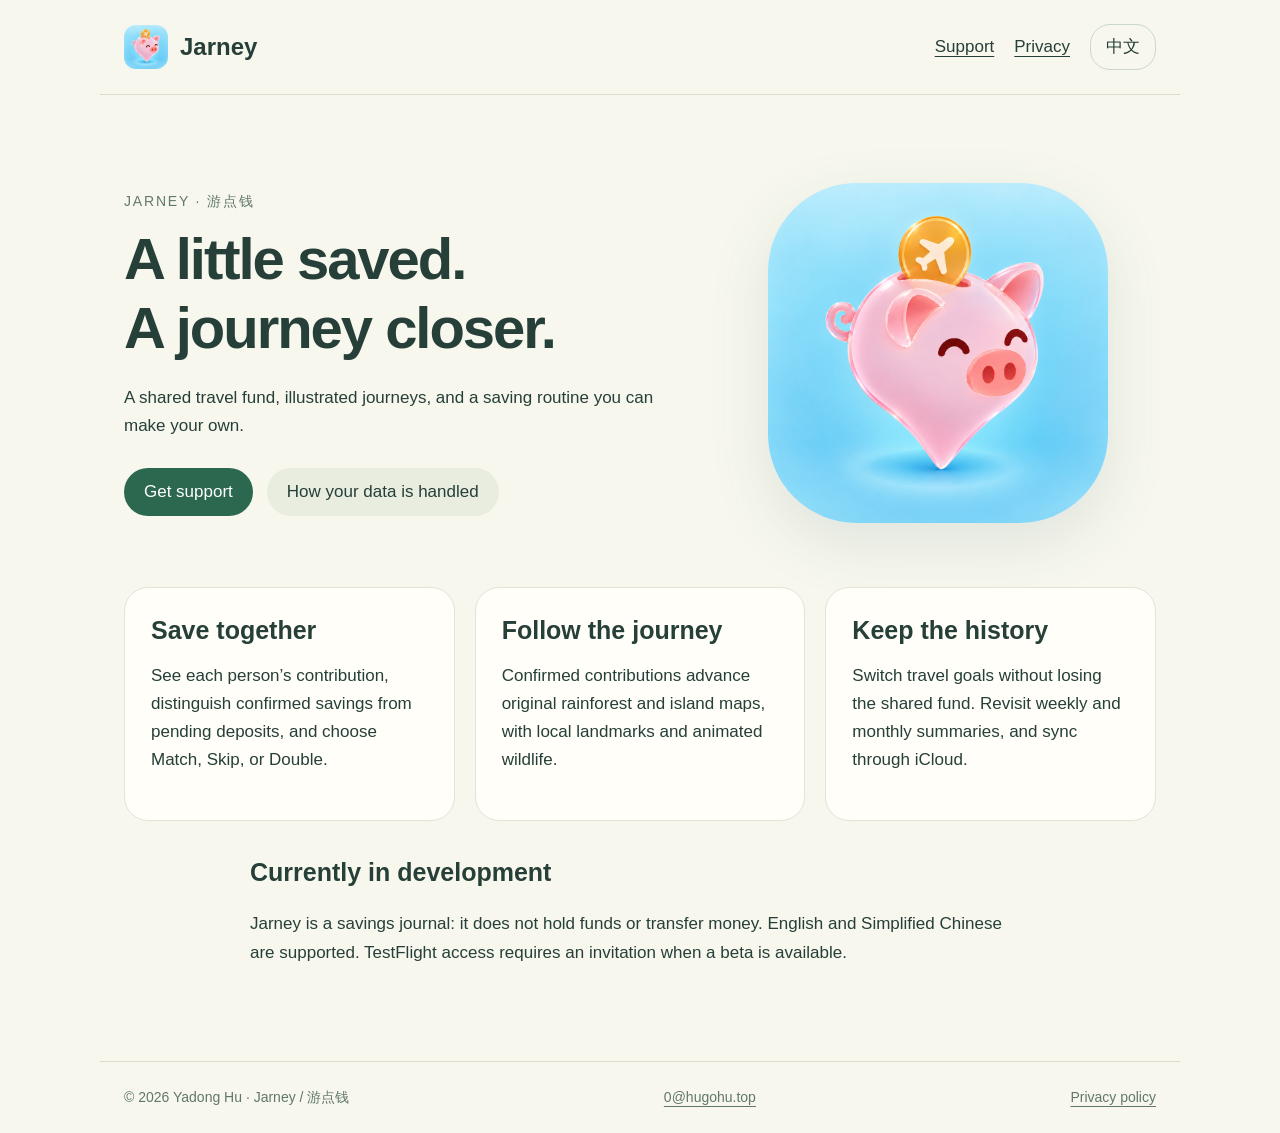
<file: site/index.html>
<!doctype html><html lang="en"><head><meta charset="utf-8"><meta name="viewport" content="width=device-width,initial-scale=1"><meta name="description" content="Jarney · 游点钱 — a shared savings journal for your next journey."><title>Jarney · 游点钱</title><link rel="icon" href="icon.png"><link rel="stylesheet" href="style.css"><script src="lang.js" defer></script></head><body><header><a class="brand" href="index.html"><img src="icon.png" alt="Jarney">Jarney</a><nav><a href="support.html"><span data-lang="en">Support</span><span data-lang="zh" hidden>支持</span></a><a href="privacy.html"><span data-lang="en">Privacy</span><span data-lang="zh" hidden>隐私</span></a><button id="language" type="button">中文</button></nav></header><main><section class="hero"><div><div class="eyebrow">Jarney · 游点钱</div><h1 data-lang="en">A little saved.<br>A journey closer.</h1><h1 data-lang="zh" hidden>攒下一点，<br>离下一站近一点。</h1><p data-lang="en">A shared travel fund, illustrated journeys, and a saving routine you can make your own.</p><p data-lang="zh" hidden>把共同的旅行基金，变成一段看得见的旅程。记录每次存入，也期待下一次出发。</p><div class="links"><a class="pill" href="support.html"><span data-lang="en">Get support</span><span data-lang="zh" hidden>获取支持</span></a><a class="pill secondary" href="privacy.html"><span data-lang="en">How your data is handled</span><span data-lang="zh" hidden>了解数据如何保存</span></a></div></div><img src="icon.png" alt="A pink glass piggy-bank map pin with a travel coin"></section><section class="cards"><div class="card"><h2 data-lang="en">Save together</h2><h2 data-lang="zh" hidden>一起攒钱</h2><p data-lang="en">See each person’s contribution, distinguish confirmed savings from pending deposits, and choose Match, Skip, or Double.</p><p data-lang="zh" hidden>清楚看到每个人的贡献与待到账记录，用跟存、跳过或加倍，为日常攒钱添一点互动。</p></div><div class="card"><h2 data-lang="en">Follow the journey</h2><h2 data-lang="zh" hidden>沿地图前进</h2><p data-lang="en">Confirmed contributions advance original rainforest and island maps, with local landmarks and animated wildlife.</p><p data-lang="zh" hidden>已确认的存入推动旅程，雨林和海岛的景点、植物与动物陪你一步步前进。</p></div><div class="card"><h2 data-lang="en">Keep the history</h2><h2 data-lang="zh" hidden>留住每一步</h2><p data-lang="en">Switch travel goals without losing the shared fund. Revisit weekly and monthly summaries, and sync through iCloud.</p><p data-lang="zh" hidden>切换旅行目标，保留同一基金和历史。查看每周、每月回顾，通过 iCloud 与旅伴同步。</p></div></section><article><h2 data-lang="en">Currently in development</h2><h2 data-lang="zh" hidden>目前仍在开发</h2><p data-lang="en">Jarney is a savings journal: it does not hold funds or transfer money. English and Simplified Chinese are supported. TestFlight access requires an invitation when a beta is available.</p><p data-lang="zh" hidden>游点钱记录储蓄活动，不托管资金，也不执行银行转账。支持中文与英文；测试版可用后，通过邀请加入 TestFlight。</p></article></main><footer><span>© 2026 Yadong Hu · Jarney / 游点钱</span><a href="mailto:0@hugohu.top">0@hugohu.top</a><a href="privacy.html"><span data-lang="en">Privacy policy</span><span data-lang="zh" hidden>隐私政策</span></a></footer></body></html>
</file>
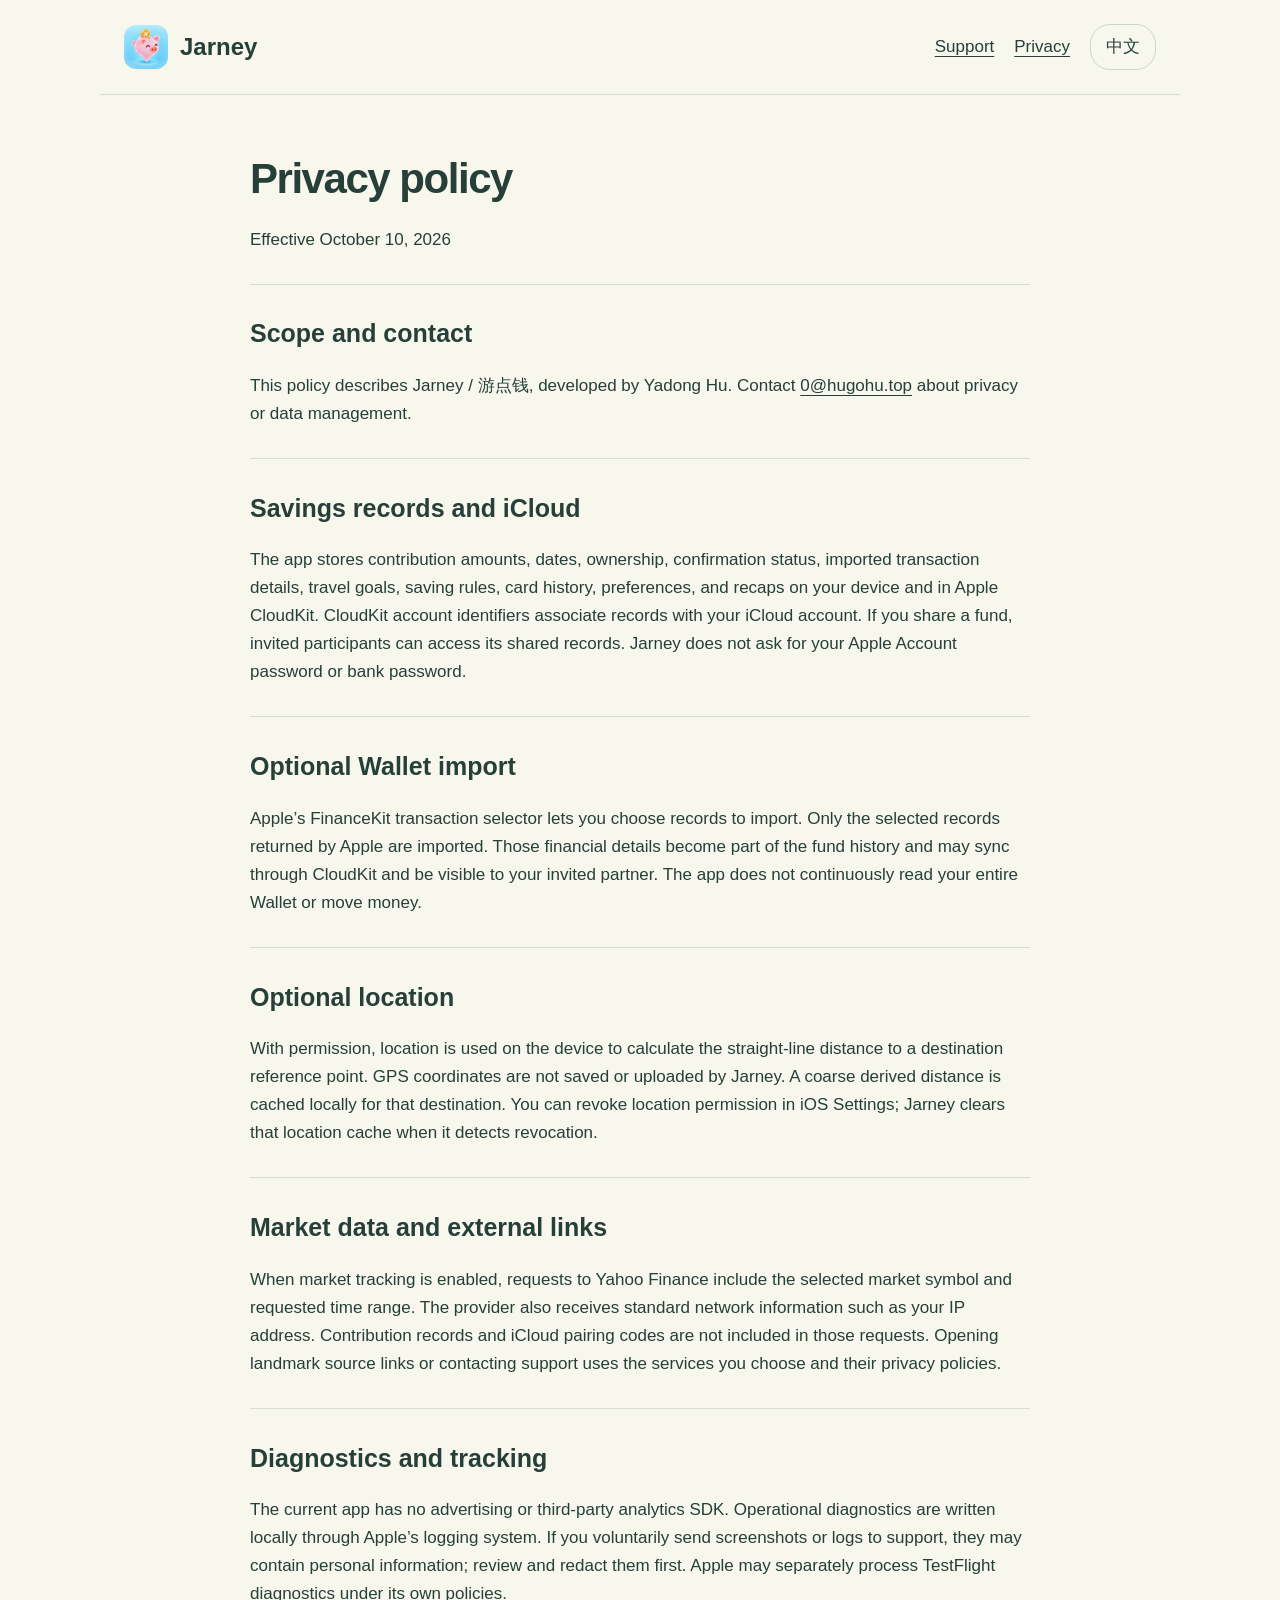
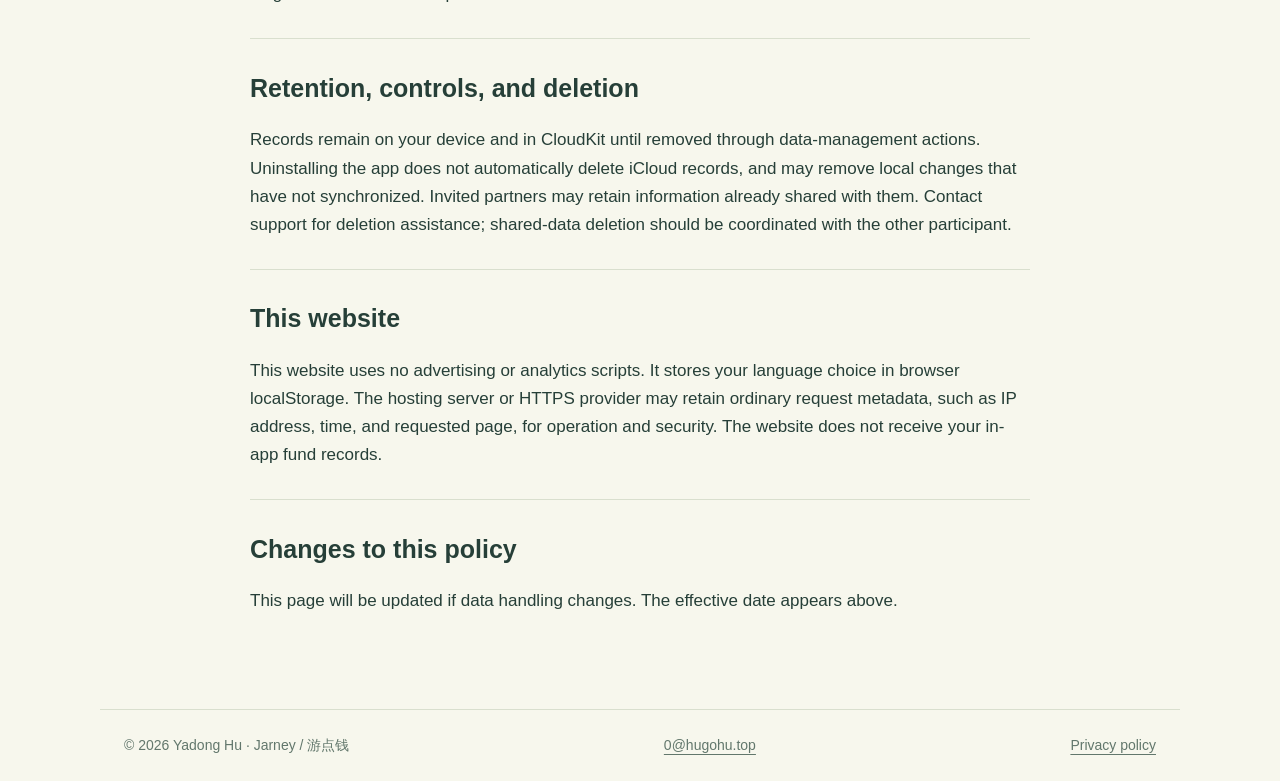
<file: site/privacy.html>
<!doctype html><html lang="en"><head><meta charset="utf-8"><meta name="viewport" content="width=device-width,initial-scale=1"><meta name="description" content="Jarney · 游点钱 — a shared savings journal for your next journey."><title>Privacy · Jarney / 游点钱</title><link rel="icon" href="icon.png"><link rel="stylesheet" href="style.css"><script src="lang.js" defer></script></head><body><header><a class="brand" href="index.html"><img src="icon.png" alt="Jarney">Jarney</a><nav><a href="support.html"><span data-lang="en">Support</span><span data-lang="zh" hidden>支持</span></a><a href="privacy.html"><span data-lang="en">Privacy</span><span data-lang="zh" hidden>隐私</span></a><button id="language" type="button">中文</button></nav></header><main><article><h1 data-lang="en">Privacy policy</h1><h1 data-lang="zh" hidden>隐私政策</h1><p data-lang="en">Effective October 10, 2026</p><p data-lang="zh" hidden>生效日期：2026 年 10 月 10 日</p><section><h2 data-lang="en">Scope and contact</h2><h2 data-lang="zh" hidden>适用范围与联系</h2><p data-lang="en">This policy describes Jarney / 游点钱, developed by Yadong Hu. Contact <a href="mailto:0@hugohu.top">0@hugohu.top</a> about privacy or data management.</p><p data-lang="zh" hidden>本政策适用于 Yadong Hu 开发的 Jarney／游点钱。有关隐私或数据管理，请联系 <a href="mailto:0@hugohu.top">0@hugohu.top</a>。</p></section><section><h2 data-lang="en">Savings records and iCloud</h2><h2 data-lang="zh" hidden>储蓄记录与 iCloud</h2><p data-lang="en">The app stores contribution amounts, dates, ownership, confirmation status, imported transaction details, travel goals, saving rules, card history, preferences, and recaps on your device and in Apple CloudKit. CloudKit account identifiers associate records with your iCloud account. If you share a fund, invited participants can access its shared records. Jarney does not ask for your Apple Account password or bank password.</p><p data-lang="zh" hidden>应用在设备和 Apple CloudKit 中保存贡献金额、日期、归属、确认状态、导入的交易详情、旅行目标、存钱规则、卡片历史、偏好与回顾。CloudKit 账号标识用于关联你的 iCloud 账号。共享基金后，受邀参与者可以访问共享记录。游点钱不会索取 Apple 账号密码或银行密码。</p></section><section><h2 data-lang="en">Optional Wallet import</h2><h2 data-lang="zh" hidden>可选 Wallet 导入</h2><p data-lang="en">Apple’s FinanceKit transaction selector lets you choose records to import. Only the selected records returned by Apple are imported. Those financial details become part of the fund history and may sync through CloudKit and be visible to your invited partner. The app does not continuously read your entire Wallet or move money.</p><p data-lang="zh" hidden>Apple FinanceKit 交易选择界面让你主动选取记录。应用仅导入 Apple 返回的所选交易。这些财务详情成为基金历史的一部分，可通过 CloudKit 同步并由受邀旅伴查看。应用不会持续读取整个 Wallet，也不执行转账。</p></section><section><h2 data-lang="en">Optional location</h2><h2 data-lang="zh" hidden>可选定位</h2><p data-lang="en">With permission, location is used on the device to calculate the straight-line distance to a destination reference point. GPS coordinates are not saved or uploaded by Jarney. A coarse derived distance is cached locally for that destination. You can revoke location permission in iOS Settings; Jarney clears that location cache when it detects revocation.</p><p data-lang="zh" hidden>获得授权后，应用在设备上计算到目的地参考点的直线距离。游点钱不保存或上传 GPS 坐标，仅在本地缓存对应目的地的粗粒度距离。你可以在 iOS 设置中撤销权限；应用检测到撤销后会清除定位缓存。</p></section><section><h2 data-lang="en">Market data and external links</h2><h2 data-lang="zh" hidden>市场数据与外部链接</h2><p data-lang="en">When market tracking is enabled, requests to Yahoo Finance include the selected market symbol and requested time range. The provider also receives standard network information such as your IP address. Contribution records and iCloud pairing codes are not included in those requests. Opening landmark source links or contacting support uses the services you choose and their privacy policies.</p><p data-lang="zh" hidden>启用市场跟踪后，向 Yahoo Finance 发送的请求包含选定证券代码和查询时间范围。提供方也会收到 IP 地址等常规网络信息；请求不包含贡献记录或 iCloud 配对码。打开景点资料链接或联系支持时，相关服务按各自隐私政策处理数据。</p></section><section><h2 data-lang="en">Diagnostics and tracking</h2><h2 data-lang="zh" hidden>诊断与跟踪</h2><p data-lang="en">The current app has no advertising or third-party analytics SDK. Operational diagnostics are written locally through Apple’s logging system. If you voluntarily send screenshots or logs to support, they may contain personal information; review and redact them first. Apple may separately process TestFlight diagnostics under its own policies.</p><p data-lang="zh" hidden>当前应用没有广告或第三方分析 SDK。运行诊断通过 Apple 日志系统在本地记录。如果你主动向支持发送截图或日志，其中可能含有个人信息，请先核对并遮挡。Apple 可能按其政策另行处理 TestFlight 诊断数据。</p></section><section><h2 data-lang="en">Retention, controls, and deletion</h2><h2 data-lang="zh" hidden>保留、控制与删除</h2><p data-lang="en">Records remain on your device and in CloudKit until removed through data-management actions. Uninstalling the app does not automatically delete iCloud records, and may remove local changes that have not synchronized. Invited partners may retain information already shared with them. Contact support for deletion assistance; shared-data deletion should be coordinated with the other participant.</p><p data-lang="zh" hidden>记录保留在设备和 CloudKit 中，直到通过数据管理操作删除。卸载应用不会自动删除 iCloud 记录，并可能丢失尚未同步的本地修改。受邀旅伴可能保留已共享的信息。需要删除协助时请联系支持；共享数据的删除应与另一位参与者协商。</p></section><section><h2 data-lang="en">This website</h2><h2 data-lang="zh" hidden>本网站</h2><p data-lang="en">This website uses no advertising or analytics scripts. It stores your language choice in browser localStorage. The hosting server or HTTPS provider may retain ordinary request metadata, such as IP address, time, and requested page, for operation and security. The website does not receive your in-app fund records.</p><p data-lang="zh" hidden>本网站没有广告或分析脚本，仅在浏览器 localStorage 保存语言选择。托管服务器或 HTTPS 服务提供方可能为运行与安全保留 IP 地址、请求时间、页面路径等常规请求信息。网站不会接收你的应用内基金记录。</p></section><section><h2 data-lang="en">Changes to this policy</h2><h2 data-lang="zh" hidden>政策变更</h2><p data-lang="en">This page will be updated if data handling changes. The effective date appears above.</p><p data-lang="zh" hidden>数据处理方式发生变化时，本页会更新。生效日期见本页上方。</p></section></article></main><footer><span>© 2026 Yadong Hu · Jarney / 游点钱</span><a href="mailto:0@hugohu.top">0@hugohu.top</a><a href="privacy.html"><span data-lang="en">Privacy policy</span><span data-lang="zh" hidden>隐私政策</span></a></footer></body></html>
</file>
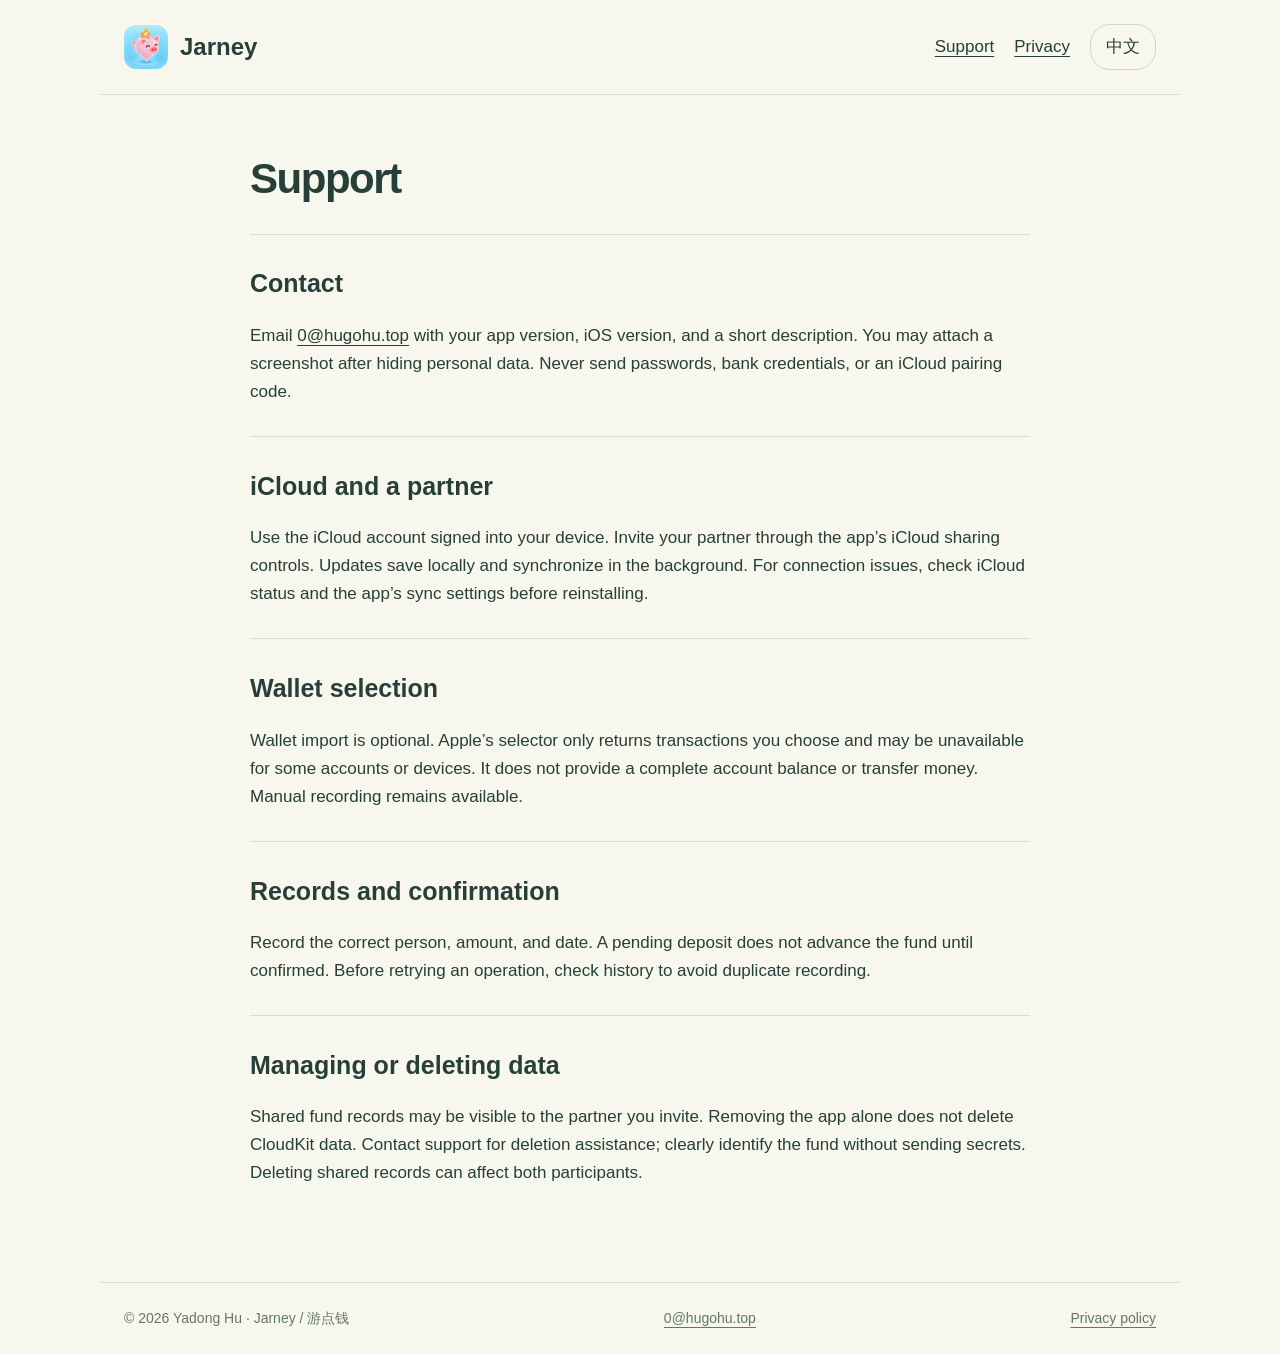
<file: site/support.html>
<!doctype html><html lang="en"><head><meta charset="utf-8"><meta name="viewport" content="width=device-width,initial-scale=1"><meta name="description" content="Jarney · 游点钱 — a shared savings journal for your next journey."><title>Support · Jarney / 游点钱</title><link rel="icon" href="icon.png"><link rel="stylesheet" href="style.css"><script src="lang.js" defer></script></head><body><header><a class="brand" href="index.html"><img src="icon.png" alt="Jarney">Jarney</a><nav><a href="support.html"><span data-lang="en">Support</span><span data-lang="zh" hidden>支持</span></a><a href="privacy.html"><span data-lang="en">Privacy</span><span data-lang="zh" hidden>隐私</span></a><button id="language" type="button">中文</button></nav></header><main><article><h1 data-lang="en">Support</h1><h1 data-lang="zh" hidden>支持</h1><section><h2 data-lang="en">Contact</h2><h2 data-lang="zh" hidden>联系我们</h2><p data-lang="en">Email <a href="mailto:0@hugohu.top">0@hugohu.top</a> with your app version, iOS version, and a short description. You may attach a screenshot after hiding personal data. Never send passwords, bank credentials, or an iCloud pairing code.</p><p data-lang="zh" hidden>请向 <a href="mailto:0@hugohu.top">0@hugohu.top</a> 发送应用版本、iOS 版本和问题描述。截图请先遮挡私人信息；不要发送密码、银行凭据或 iCloud 配对码。</p></section><section><h2 data-lang="en">iCloud and a partner</h2><h2 data-lang="zh" hidden>iCloud 与旅伴同步</h2><p data-lang="en">Use the iCloud account signed into your device. Invite your partner through the app’s iCloud sharing controls. Updates save locally and synchronize in the background. For connection issues, check iCloud status and the app’s sync settings before reinstalling.</p><p data-lang="zh" hidden>使用设备上已登录的 iCloud 账号，在应用的 iCloud 同步设置中邀请旅伴。修改先保存到本地，再后台同步；遇到问题时先检查 iCloud 状态和同步设置，不要急于卸载。</p></section><section><h2 data-lang="en">Wallet selection</h2><h2 data-lang="zh" hidden>Wallet 交易选择</h2><p data-lang="en">Wallet import is optional. Apple’s selector only returns transactions you choose and may be unavailable for some accounts or devices. It does not provide a complete account balance or transfer money. Manual recording remains available.</p><p data-lang="zh" hidden>Wallet 导入是可选功能。Apple 选择界面仅返回你主动选中的交易，部分账户或设备可能没有可选交易；它不提供完整账户余额，也不能转账。你仍可手动记录。</p></section><section><h2 data-lang="en">Records and confirmation</h2><h2 data-lang="zh" hidden>记录与到账确认</h2><p data-lang="en">Record the correct person, amount, and date. A pending deposit does not advance the fund until confirmed. Before retrying an operation, check history to avoid duplicate recording.</p><p data-lang="zh" hidden>记录时核对归属人、金额和日期。待到账记录只有确认后才推进基金。重复操作前先检查历史，避免重复记账。</p></section><section><h2 data-lang="en">Managing or deleting data</h2><h2 data-lang="zh" hidden>管理与删除数据</h2><p data-lang="en">Shared fund records may be visible to the partner you invite. Removing the app alone does not delete CloudKit data. Contact support for deletion assistance; clearly identify the fund without sending secrets. Deleting shared records can affect both participants.</p><p data-lang="zh" hidden>共享基金记录可由你邀请的旅伴查看。仅卸载应用不会删除 CloudKit 数据。如需删除协助，请联系支持并说明基金，不要发送密钥或配对码；删除共享记录可能影响双方。</p></section></article></main><footer><span>© 2026 Yadong Hu · Jarney / 游点钱</span><a href="mailto:0@hugohu.top">0@hugohu.top</a><a href="privacy.html"><span data-lang="en">Privacy policy</span><span data-lang="zh" hidden>隐私政策</span></a></footer></body></html>
</file>
<file: site/style.css>
*{box-sizing:border-box}body{margin:0;background:#f7f7ed;color:#263f38;font:17px/1.65 -apple-system,BlinkMacSystemFont,"Segoe UI",sans-serif}a{color:inherit;text-underline-offset:4px}header,main,footer{max-width:1080px;margin:auto;padding:24px}header{display:flex;align-items:center;justify-content:space-between;border-bottom:1px solid #d9dfce}.brand{display:flex;gap:12px;align-items:center;text-decoration:none;font-weight:700;font-size:24px}.brand img{width:44px;border-radius:12px}nav{display:flex;align-items:center;gap:20px}button{border:1px solid #cbd8c9;border-radius:20px;padding:8px 15px;background:transparent;color:inherit;font:inherit;cursor:pointer}.hero{display:grid;grid-template-columns:1.25fr 1fr;gap:50px;align-items:center;padding:64px 0}.hero img{width:100%;max-width:340px;border-radius:26%;box-shadow:0 20px 60px #3e656e20;justify-self:center}h1{font-size:clamp(32px,5vw,58px);line-height:1.18;letter-spacing:-.035em;margin:12px 0 22px}h2{font-size:25px;line-height:1.35}p{margin:12px 0 20px}.eyebrow{color:#637a69;font-size:14px;letter-spacing:.13em;text-transform:uppercase}.lead{font-size:21px;color:#587066}.cards{display:grid;grid-template-columns:repeat(3,1fr);gap:20px}.card{padding:26px;background:#fffef8;border:1px solid #e0e5d7;border-radius:24px}.card h2{margin:0 0 14px}.links{display:flex;gap:14px;flex-wrap:wrap;margin-top:28px}.pill{padding:10px 20px;border-radius:24px;background:#2c6850;color:#fff;text-decoration:none}.secondary{background:#e8eddf;color:#263f38}article{max-width:780px;margin:35px auto 70px}article h1{font-size:42px}article section{border-top:1px solid #d9dfce;margin-top:30px;padding-top:12px}footer{border-top:1px solid #d9dfce;display:flex;gap:18px;flex-wrap:wrap;justify-content:space-between;color:#62776c;font-size:14px}[hidden]{display:none!important}:focus-visible{outline:3px solid #39785b;outline-offset:4px}@media(max-width:700px){header{padding:18px;align-items:flex-start}nav{gap:12px;font-size:14px;flex-wrap:wrap;justify-content:flex-end}.hero{grid-template-columns:1fr;padding:32px 0;gap:26px}.hero img{max-width:220px}.cards{grid-template-columns:1fr}.lead{font-size:19px}main{padding:20px}.brand{font-size:20px}.brand img{width:38px}}@media(prefers-color-scheme:dark){body{background:#17221f;color:#e5ebe1}header,footer,article section{border-color:#34453a}.card{background:#22322c;border-color:#34453a}.lead,.eyebrow,footer{color:#a1b7a8}button{border-color:#536b5c}.secondary{background:#334b3e;color:#e5ebe1}}
</file>
